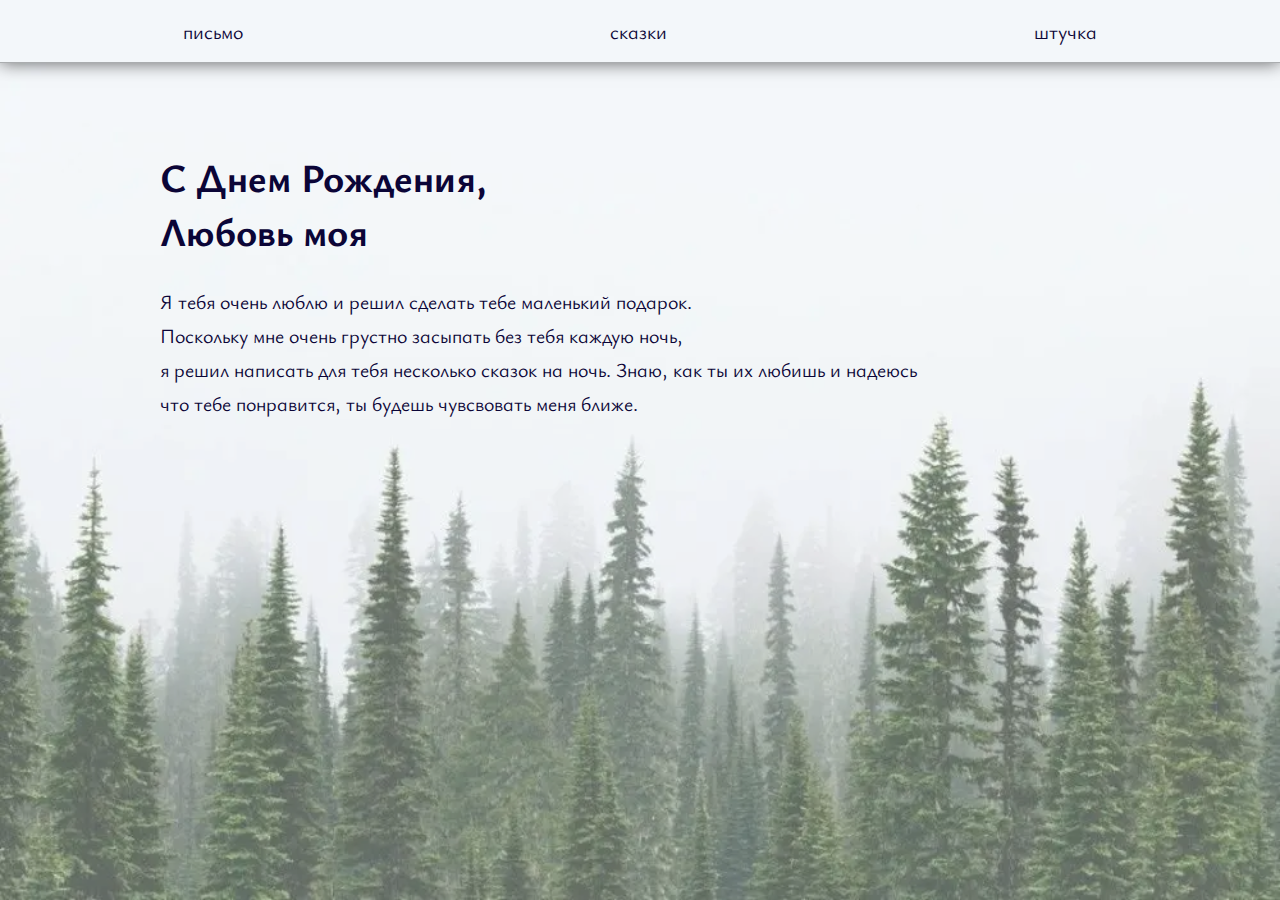
<file: index.html>
<!DOCTYPE html>
<html lang="en">
    <head>
        <meta charset="UTF-8">
        <meta http-equiv="X-UA-Compatible" content="IE=edge">
        <meta name="viewport" content="width=device-width, initial-scale=1.0">
        <link rel="stylesheet" href="./css/style.min.css?_v=20230710235143">
        <title>Главная</title>
    </head>
    <body>
        <main>
           <header>
              <nav>
                <ul>
                    <a href="./letter.html"><li>письмо</li></a>
                    <a href="./tales.html"><li>сказки</li></a>
                    <a href="./shtuka.html"><li>штучка</li></a>
                </ul>
              </nav>
           </header>
           <div class="hello-wrapper">
               <section id="hello">
                    <h1>С Днем Рождения, <br> Любовь моя</h1>
                    <p>
                        Я тебя очень люблю и решил сделать тебе маленький подарок. <br>
                        Поскольку мне очень грустно засыпать без тебя каждую ночь, <br>
                        я решил написать для тебя несколько сказок на ночь. Знаю, как ты их любишь и надеюсь <br>
                        что тебе понравится, ты будешь чувсвовать меня ближе.
                    </p>
               </section>
           </div>
        </main>
        <script src="js/app.min.js?_v=20230710235143"></script>
    </body>
</html>
</file>
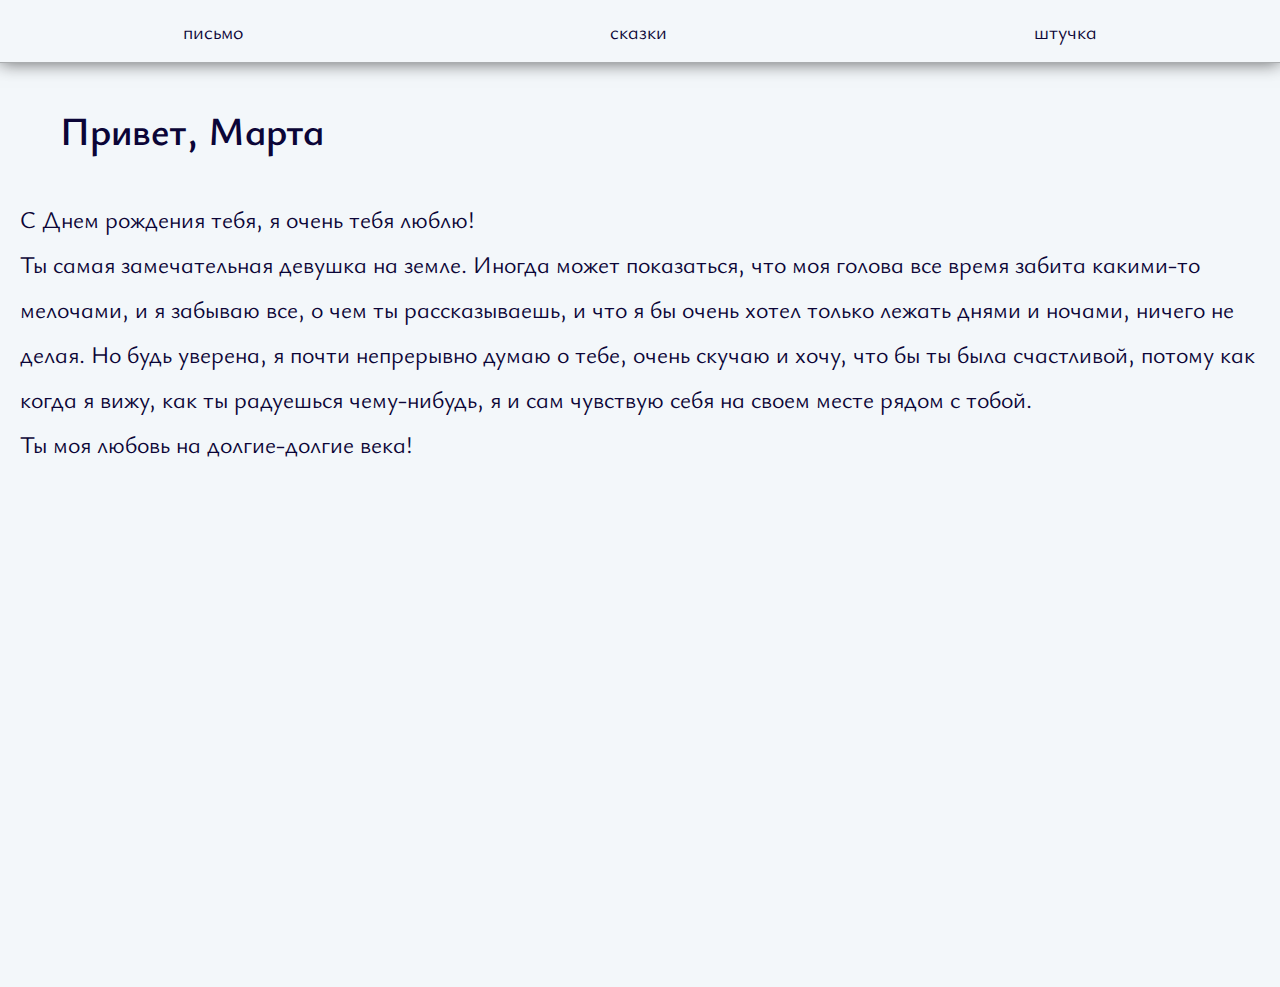
<file: letter.html>
<!DOCTYPE html>
<html lang="en">
    <head>
        <meta charset="UTF-8">
        <meta http-equiv="X-UA-Compatible" content="IE=edge">
        <meta name="viewport" content="width=device-width, initial-scale=1.0">
        <link rel="stylesheet" href="./css/style.min.css?_v=20230710235143">
        <title>Письмо</title>
    </head>
    <body class="letter">
        <main>
           <header>
              <nav>
                <ul>
                    <a href=""><li>письмо</li></a>
                    <a href="./tales.html"><li>сказки</li></a>
                    <a href="./shtuka.html"><li>штучка</li></a>
                </ul>
              </nav>
           </header>
           <h3 class="tale-name">Привет, Марта</h3>
           <article id="letter-text">
            С Днем рождения тебя, я очень тебя люблю! <br> Ты самая замечательная девушка на земле. Иногда может показаться, что моя голова все время забита какими-то мелочами, и я забываю все, о чем ты рассказываешь, и что я бы очень хотел только лежать днями и ночами, ничего не делая. Но будь уверена, я почти непрерывно думаю о тебе, очень скучаю и хочу, что бы ты была счастливой, потому как когда я вижу, как ты радуешься чему-нибудь, я и сам чувствую себя на своем месте рядом с тобой. <br> Ты моя любовь на долгие-долгие века!
           </article>
        </main>
        <script src="js/app.min.js?_v=20230710235143"></script>
    </body>
</html>
</file>
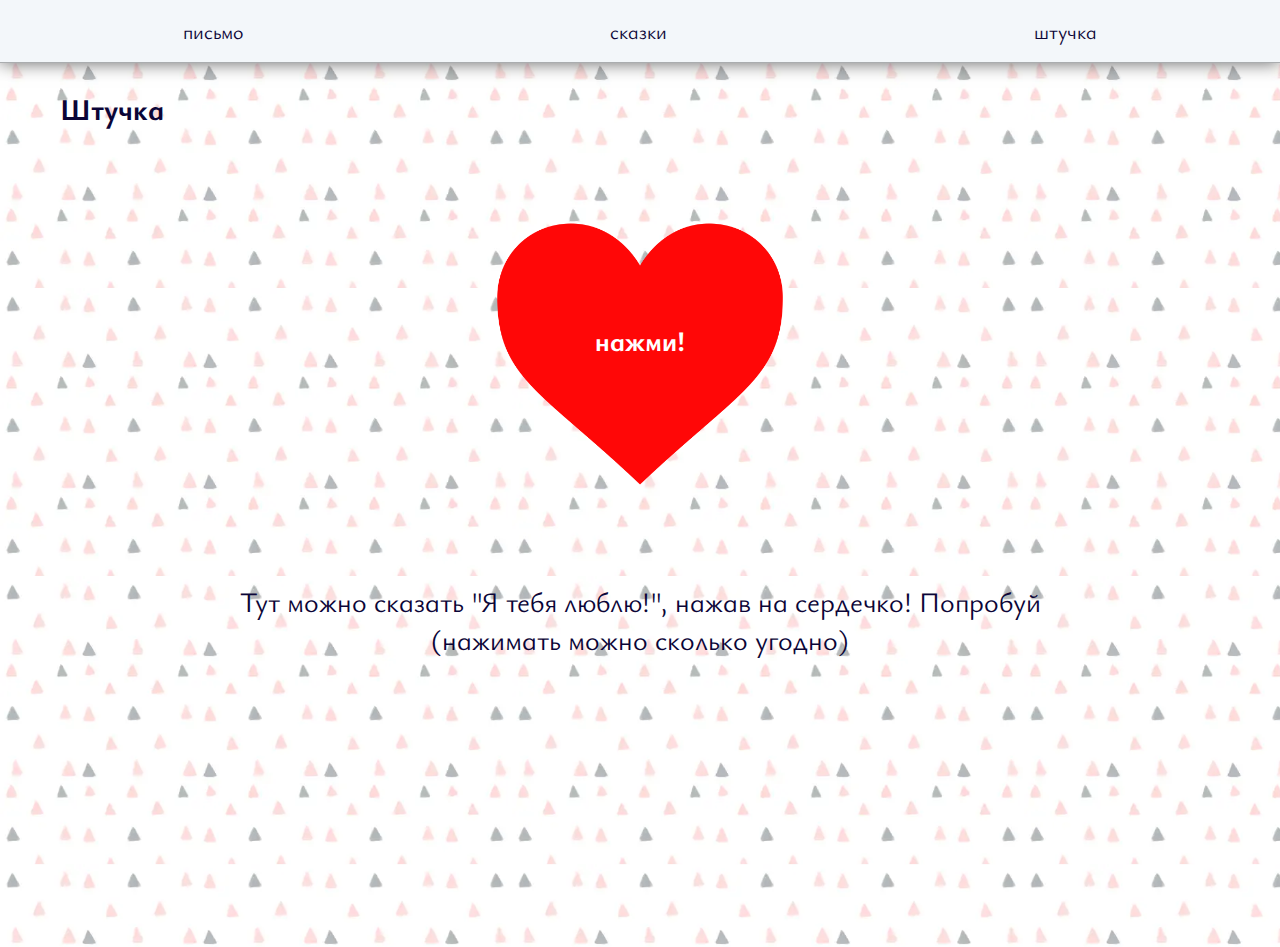
<file: shtuka.html>
<!DOCTYPE html>
<html lang="en">
    <head>
        <meta charset="UTF-8">
        <meta http-equiv="X-UA-Compatible" content="IE=edge">
        <meta name="viewport" content="width=device-width, initial-scale=1.0">
        <link rel="stylesheet" href="./css/style.min.css?_v=20230710235143">
        <title>Штучка</title>
    </head>
    <body class="tales">
        <main class="tales-main">
            <header>
                <nav>
                  <ul>
                      <a href="./letter.html"><li>письмо</li></a>
                      <a href="./tales.html"><li>сказки</li></a>
                      <a href=""><li>штучка</li></a>
                  </ul>
                </nav>
            </header>
            <h2 class="tale-name">Штучка</h2>
            <div id="shtuka-button">
                <span>нажми!</span>
            </div>
            <div id="shtuka-text">
                <p>Тут можно сказать "Я тебя люблю!", нажав на сердечко! Попробуй <br>
                    (нажимать можно сколько угодно)
                </p>
            </div>
            <div id="shtuka-counter">
                <h3>Столько раз ты сказала, что любишь меня:</h3>
                <p id="qtt"></p>
                <p id="thnks">Спасибо, и я тебя тоже люблю!</p>
            </div>
        </main>
        <script src="js/app.min.js?_v=20230710235143"></script>
    </body>
</html>
</file>
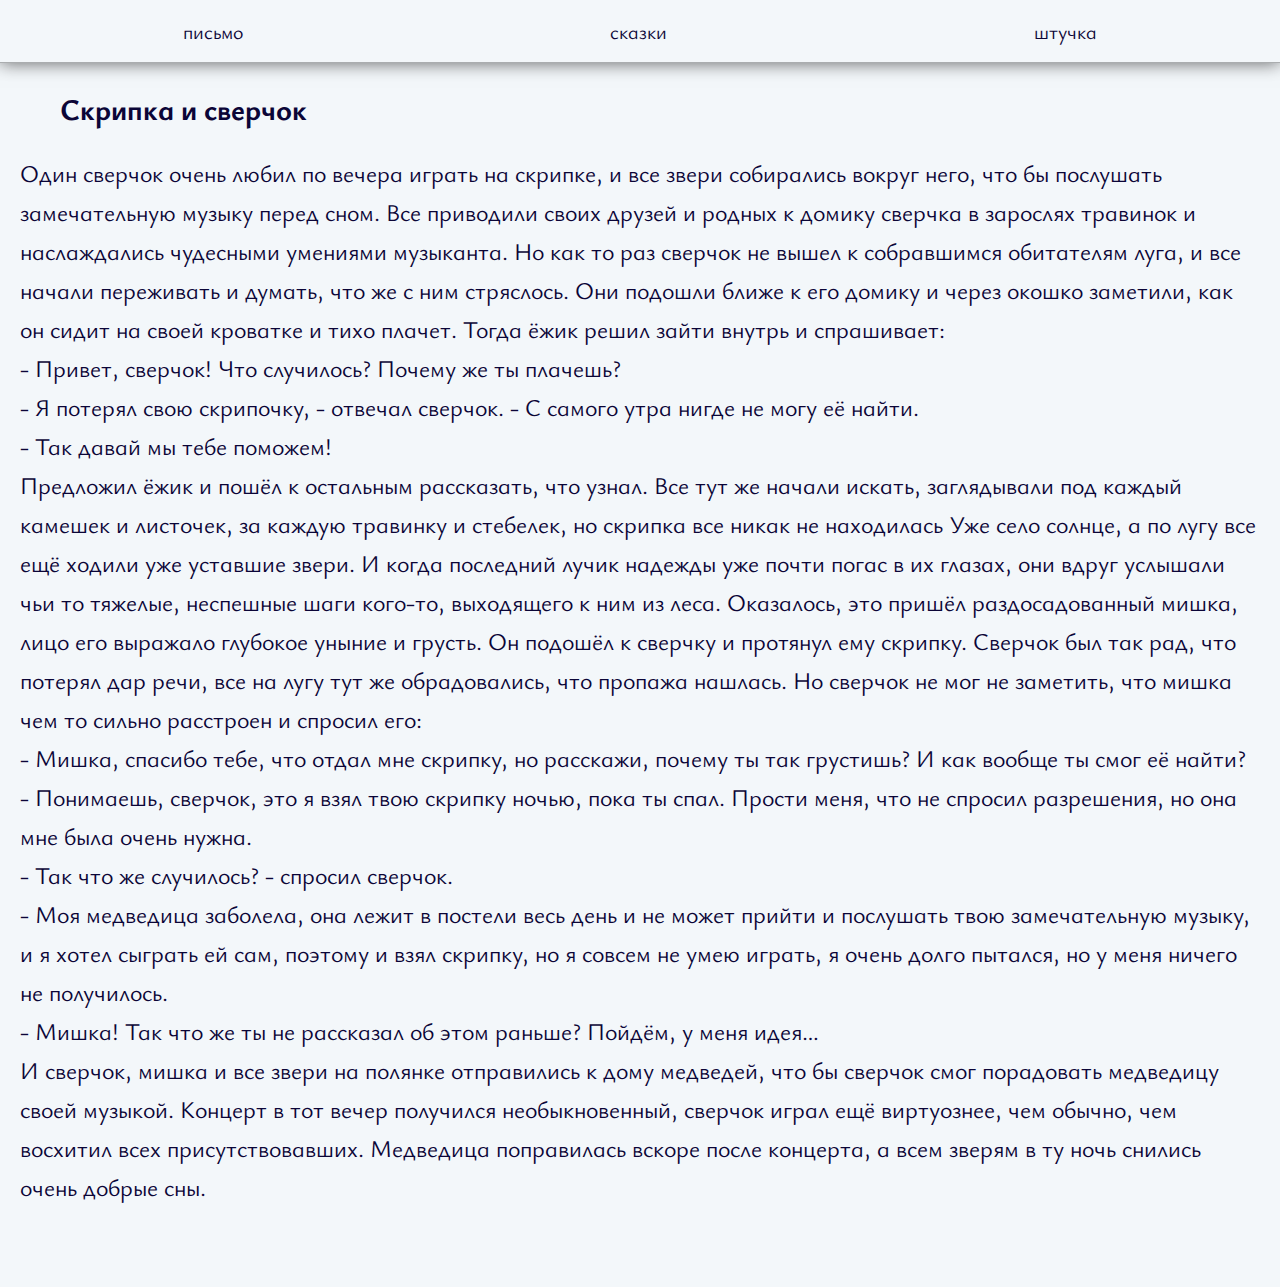
<file: tale1.html>
<!DOCTYPE html>
<html lang="en">
    <head>
        <meta charset="UTF-8">
        <meta http-equiv="X-UA-Compatible" content="IE=edge">
        <meta name="viewport" content="width=device-width, initial-scale=1.0">
        <link rel="stylesheet" href="./css/style.min.css?_v=20230710235143">
        <title>Скрипка и сверчок</title>
    </head>
    <body>
        <main class="tales-main">
            <header>
                <nav>
                  <ul>
                      <a href="./letter.html"><li>письмо</li></a>
                      <a href="./tales.html"><li>сказки</li></a>
                      <a href="./shtuka.html"><li>штучка</li></a>
                  </ul>
                </nav>
            </header>
            <h2 class="tale-name">Скрипка и сверчок</h2>

            <article class="tale1">
            Один сверчок очень любил по вечера играть на скрипке, и все звери собирались вокруг него, что бы послушать замечательную музыку перед сном. Все приводили своих друзей и родных к домику сверчка в зарослях травинок и наслаждались чудесными умениями музыканта.
            Но как то раз сверчок не вышел к собравшимся обитателям луга, и все начали переживать и думать, что же с ним стряслось. 
            Они подошли ближе к его домику и через окошко заметили, как он сидит на своей кроватке и тихо плачет.
            Тогда ёжик решил зайти внутрь и спрашивает: <br> 
            - Привет, сверчок! Что случилось? Почему же ты плачешь? <br>
            - Я потерял свою скрипочку, - отвечал сверчок. - С самого утра нигде не могу её найти. <br>
            - Так давай мы тебе поможем! <br>
            Предложил ёжик и пошёл к остальным рассказать, что узнал. 
            Все тут же начали искать, заглядывали под каждый камешек и листочек, за каждую травинку и стебелек, но скрипка все никак не находилась 
            Уже село солнце, а по лугу все ещё ходили уже уставшие звери. И когда последний лучик надежды уже почти погас в их глазах, они вдруг услышали чьи то тяжелые, неспешные шаги кого-то, выходящего к ним из леса. Оказалось, это пришёл раздосадованный мишка, лицо его выражало глубокое уныние и грусть. Он подошёл к сверчку и протянул ему скрипку. Сверчок был так рад, что потерял дар речи, все на лугу тут же обрадовались, что пропажа нашлась. Но сверчок не мог не заметить, что мишка чем то сильно расстроен и спросил его: <br>
            - Мишка, спасибо тебе, что отдал мне скрипку, но расскажи, почему ты так грустишь? И как вообще ты смог её найти? <br>
            - Понимаешь, сверчок, это я взял твою скрипку ночью, пока ты спал. Прости меня, что не спросил разрешения, но она мне была очень нужна. <br>
            - Так что же случилось? - спросил сверчок. <br>
            - Моя медведица заболела, она лежит в постели весь день и не может прийти и послушать твою замечательную музыку, и я хотел сыграть ей сам, поэтому и взял скрипку, но я совсем не умею играть, я очень долго пытался, но у меня ничего не получилось. <br>
            - Мишка! Так что же ты не рассказал об этом раньше? Пойдём, у меня идея… <br>
            И сверчок, мишка и все звери на полянке отправились к дому медведей, что бы сверчок смог порадовать медведицу своей музыкой. Концерт в тот вечер получился необыкновенный, сверчок играл ещё виртуознее, чем обычно, чем восхитил всех присутствовавших. Медведица поправилась вскоре после концерта, а всем зверям в ту ночь снились очень добрые сны.
            </article>
        </main>
        <script src="js/app.min.js?_v=20230710235143"></script>
    </body>
</html>
</file>
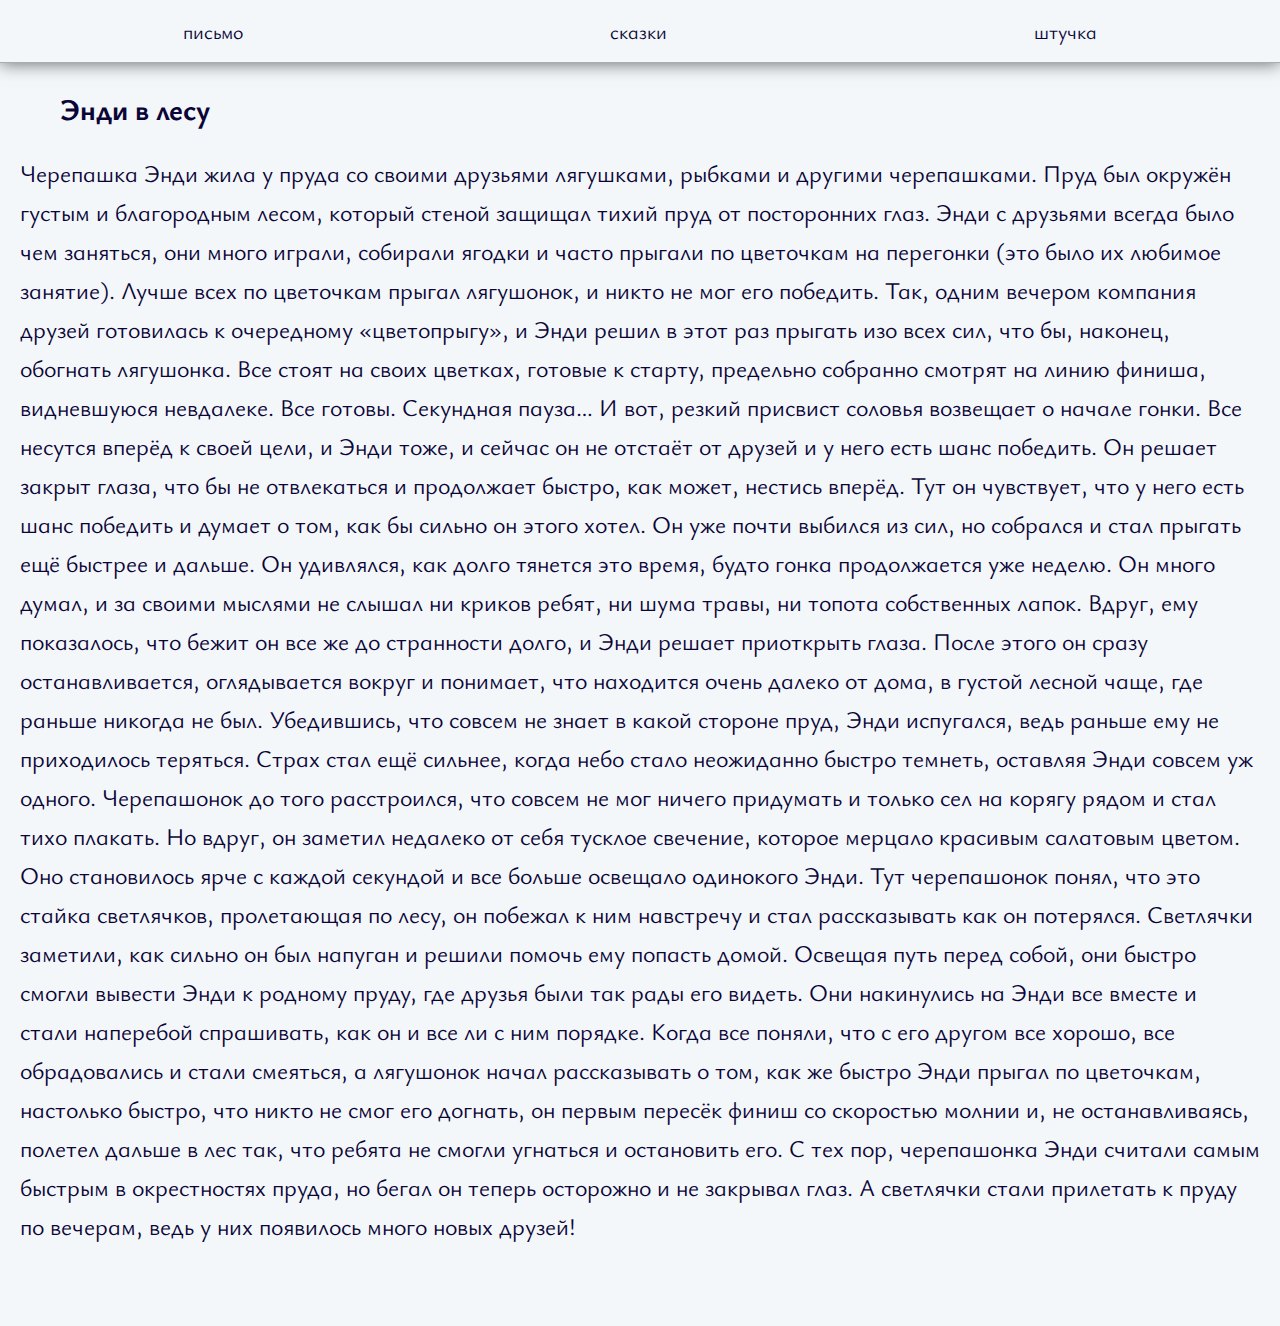
<file: tale2.html>
<!DOCTYPE html>
<html lang="en">
    <head>
        <meta charset="UTF-8">
        <meta http-equiv="X-UA-Compatible" content="IE=edge">
        <meta name="viewport" content="width=device-width, initial-scale=1.0">
        <link rel="stylesheet" href="./css/style.min.css?_v=20230710235143">
        <title>Энди в лесу</title>
    </head>
    <body>
        <main class="tales-main">
            <header>
                <nav>
                  <ul>
                      <a href="./letter.html"><li>письмо</li></a>
                      <a href="./tales.html"><li>сказки</li></a>
                      <a href="./shtuka.html"><li>штучка</li></a>
                  </ul>
                </nav>
            </header>
            <h2 class="tale-name">Энди в лесу</h2>

            <article class="tale2">
                Черепашка Энди жила у пруда со своими друзьями лягушками, рыбками и другими черепашками. Пруд был окружён густым и благородным лесом, который стеной защищал тихий пруд от посторонних глаз. 
                Энди с друзьями всегда было чем заняться, они много играли, собирали ягодки и часто прыгали по цветочкам на перегонки (это было их любимое занятие). Лучше всех по цветочкам прыгал лягушонок, и никто не мог его победить. Так, одним вечером компания друзей готовилась к очередному «цветопрыгу», и Энди решил в этот раз прыгать изо всех сил, что бы, наконец, обогнать лягушонка. Все стоят на своих цветках, готовые к старту, предельно собранно смотрят на линию финиша, видневшуюся невдалеке. Все готовы. Секундная пауза… И вот, резкий присвист соловья возвещает о начале гонки. 
                Все несутся вперёд к своей цели, и Энди тоже, и сейчас он не отстаёт от друзей и у него есть шанс победить. Он решает закрыт глаза, что бы не отвлекаться и продолжает быстро, как может, нестись вперёд. Тут он чувствует, что у него есть шанс победить и думает о том, как бы сильно он этого хотел. Он уже почти выбился из сил, но собрался и стал прыгать ещё быстрее и дальше. Он удивлялся, как долго тянется это время, будто гонка продолжается уже неделю. Он много думал, и за своими мыслями не слышал ни криков ребят, ни шума травы, ни топота собственных лапок. Вдруг, ему показалось, что бежит он все же до странности долго, и Энди решает приоткрыть глаза. После этого он сразу останавливается, оглядывается вокруг и понимает, что находится очень далеко от дома, в густой лесной чаще, где раньше никогда не был. Убедившись, что совсем не знает в какой стороне пруд, Энди испугался, ведь раньше ему не приходилось теряться. Страх стал ещё сильнее, когда небо стало неожиданно быстро темнеть, оставляя Энди совсем уж одного. Черепашонок до того расстроился, что совсем не мог ничего придумать и только сел на корягу рядом и стал тихо плакать. Но вдруг, он заметил недалеко от себя тусклое свечение, которое мерцало красивым салатовым цветом. Оно становилось ярче с каждой секундой и все больше освещало одинокого Энди. Тут черепашонок понял, что это стайка светлячков, пролетающая по лесу, он побежал к ним навстречу и стал рассказывать как он потерялся. Светлячки заметили, как сильно он был напуган и решили помочь ему попасть домой. Освещая путь перед собой, они быстро смогли вывести Энди к родному пруду, где друзья были так рады его видеть. Они накинулись на Энди все вместе и стали наперебой спрашивать, как он и все ли с ним порядке. Когда все поняли, что с его другом все хорошо, все обрадовались и стали смеяться, а лягушонок начал рассказывать о том, как же быстро Энди прыгал по цветочкам, настолько быстро, что никто не смог его догнать, он первым пересёк финиш со скоростью молнии и, не останавливаясь, полетел дальше в лес так, что ребята не смогли угнаться и остановить его. С тех пор, черепашонка Энди считали самым быстрым в окрестностях пруда, но бегал он теперь осторожно и не закрывал глаз. А светлячки стали прилетать к пруду по вечерам, ведь у них появилось много новых друзей!  
            </article>
        </main>
        <script src="js/app.min.js?_v=20230710235143"></script>
    </body>
</html>
</file>
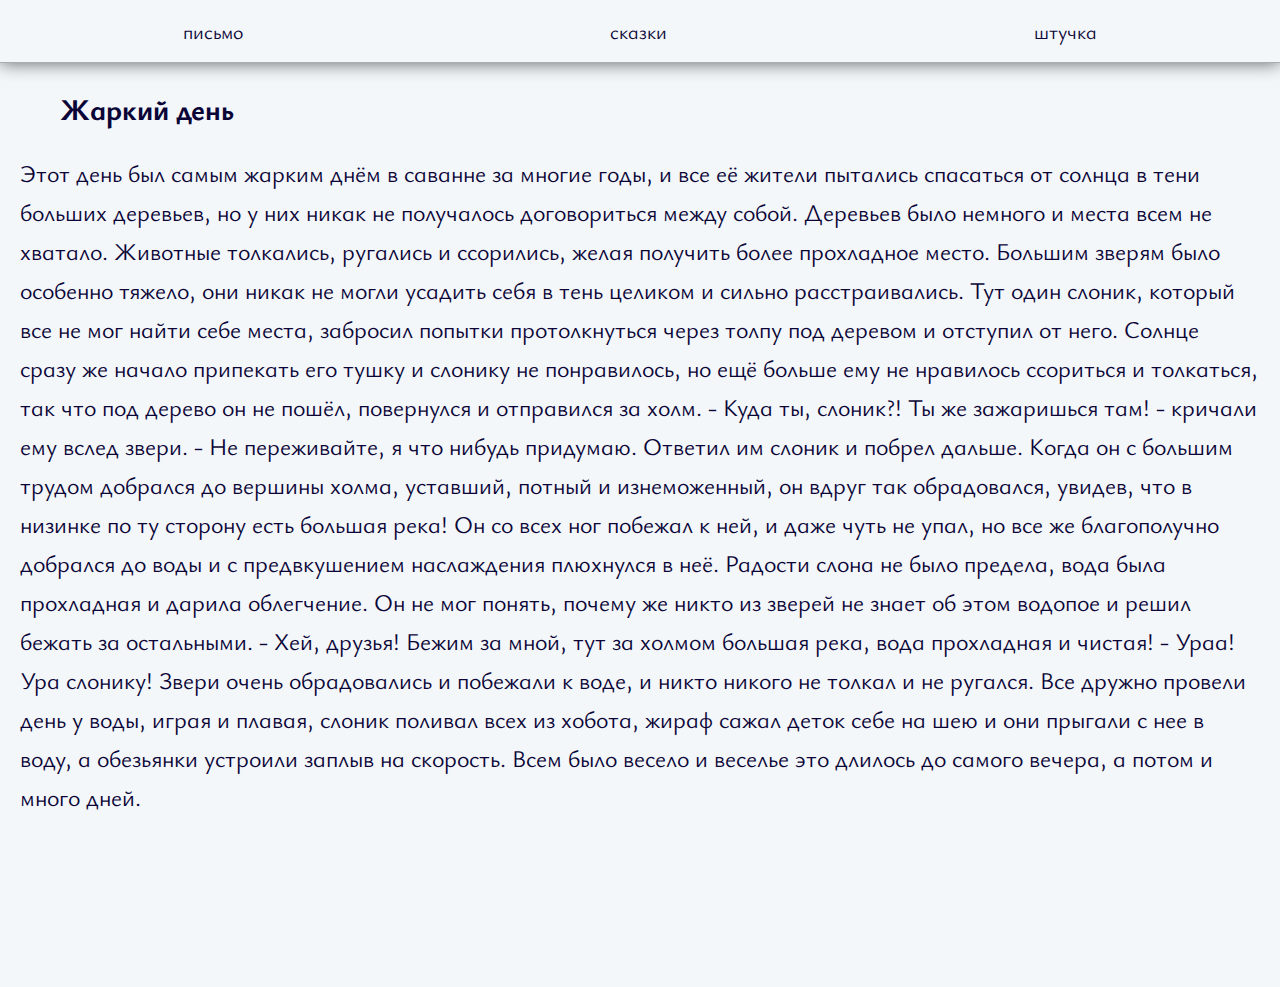
<file: tale3.html>
<!DOCTYPE html>
<html lang="en">
    <head>
        <meta charset="UTF-8">
        <meta http-equiv="X-UA-Compatible" content="IE=edge">
        <meta name="viewport" content="width=device-width, initial-scale=1.0">
        <link rel="stylesheet" href="./css/style.min.css?_v=20230710235143">
        <title>Жаркий день</title>
    </head>
    <body>
        <main class="tales-main">
            <header>
                <nav>
                  <ul>
                      <a href="./letter.html"><li>письмо</li></a>
                      <a href="./tales.html"><li>сказки</li></a>
                      <a href="./shtuka.html"><li>штучка</li></a>
                  </ul>
                </nav>
            </header>
            <h2 class="tale-name">Жаркий день</h2>

            <article class="tale3">
                Этот день был самым жарким днём в саванне за многие годы, и все её жители пытались спасаться от солнца в тени больших деревьев, но у них никак не получалось договориться между собой. Деревьев было немного и места всем не хватало. Животные толкались, ругались и ссорились, желая получить более прохладное место. 
                Большим зверям было особенно тяжело, они никак не могли усадить себя в тень целиком и сильно расстраивались. 
                Тут один слоник, который все не мог найти себе места, забросил попытки протолкнуться через толпу под деревом и отступил от него. Солнце сразу же начало припекать его тушку и слонику не понравилось, но ещё больше ему не нравилось ссориться и толкаться, так что под дерево он не пошёл, повернулся и отправился за холм. 
                - Куда ты, слоник?! Ты же зажаришься там! - кричали ему вслед звери. 
                - Не переживайте, я что нибудь придумаю.
                Ответил им слоник и побрел дальше. Когда он с большим трудом добрался до вершины холма, уставший, потный и изнеможенный, он вдруг так обрадовался, увидев, что в низинке по ту сторону есть большая река! 
                Он со всех ног побежал к ней, и даже чуть не упал, но все же благополучно добрался до воды и с предвкушением наслаждения плюхнулся в неё. Радости слона не было предела, вода была прохладная и дарила облегчение. Он не мог понять, почему же никто из зверей не знает об этом водопое и решил бежать за остальными. 
                - Хей, друзья! Бежим за мной, тут за холмом большая река, вода прохладная и чистая! 
                - Ураа! Ура слонику! 
                Звери очень обрадовались и побежали к воде, и никто никого не толкал и не ругался. Все дружно провели день у воды, играя и плавая, слоник поливал всех из хобота, жираф сажал деток себе на шею и они прыгали с нее в воду, а обезьянки устроили заплыв на скорость. Всем было весело и веселье это длилось до самого вечера, а потом и много дней. 
            </article>
        </main>
        <script src="js/app.min.js?_v=20230710235143"></script>
    </body>
</html>
</file>
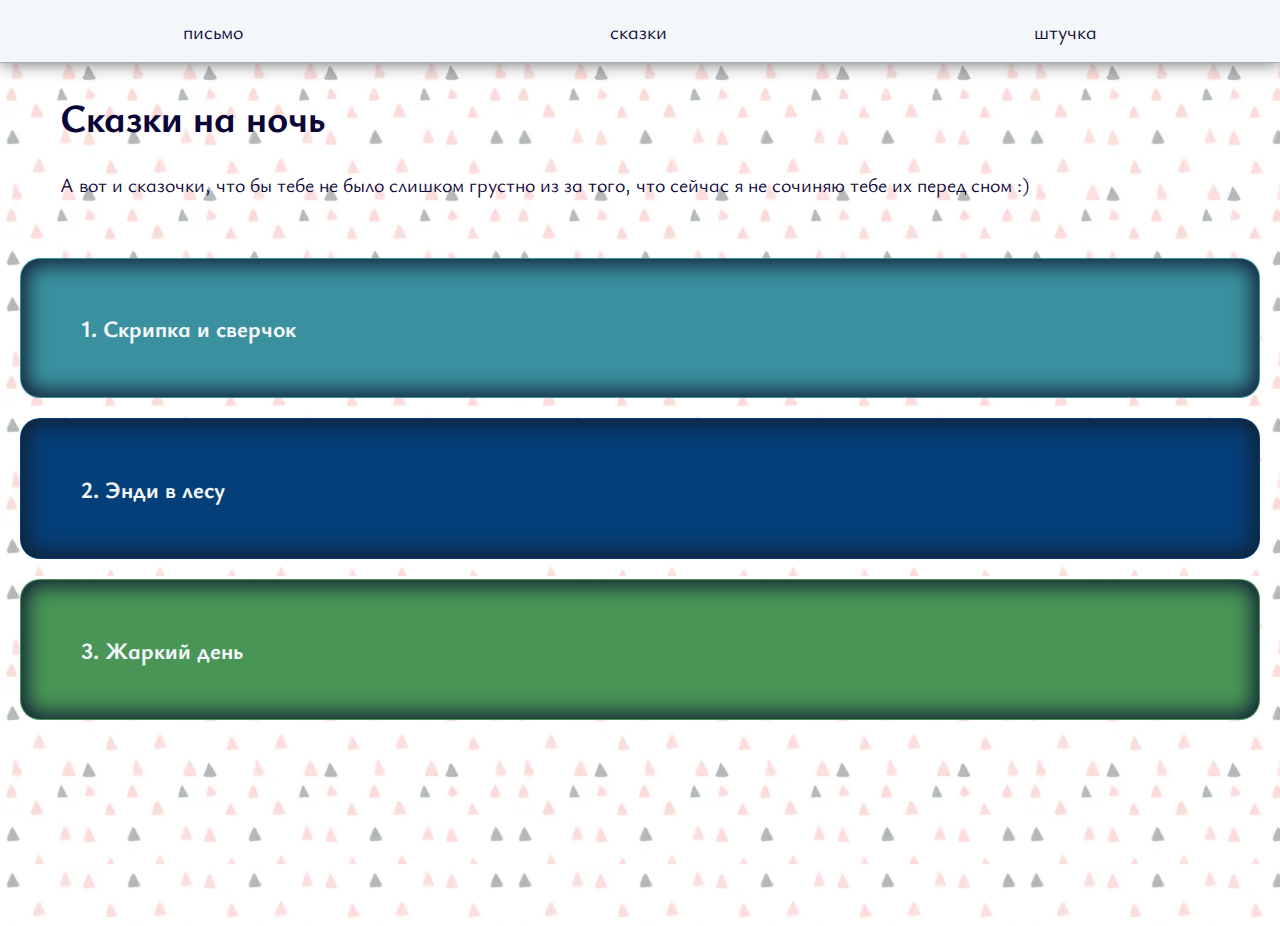
<file: tales.html>
<!DOCTYPE html>
<html lang="en">
    <head>
        <meta charset="UTF-8">
        <meta http-equiv="X-UA-Compatible" content="IE=edge">
        <meta name="viewport" content="width=device-width, initial-scale=1.0">
        <link rel="stylesheet" href="./css/style.min.css?_v=20230710235143">
        <title>Сказки</title>
    </head>
    <body class="tales">
        <main class="tales-main">
            <header>
                <nav>
                  <ul>
                      <a href="./letter.html"><li>письмо</li></a>
                      <a href="./tales.html"><li>сказки</li></a>
                      <a href="./shtuka.html"><li>штучка</li></a>
                  </ul>
                </nav>
            </header>
            <div  class="tales-text">
                <h1>Сказки на ночь</h1>
                <p>А вот и сказочки, что бы тебе не было слишком грустно из за того, что сейчас я не сочиняю тебе их перед сном :)</p>
            </div>
            <section class="tales-list">
                <div class="tales-lestitem" id="first">
                    <a href="./tale1.html" class="tales-talelink">
                        <h3>1. Скрипка и сверчок</h3>
                    </a>
                </div>
                <div class="tales-lestitem" id="second">
                    <a href="./tale2.html" class="tales-talelink">
                        <h3>2. Энди в лесу</h3>
                    </a>
                </div>
                <div class="tales-lestitem" id="third">
                    <a href="./tale3.html" class="tales-talelink">
                        <h3>3. Жаркий день</h3>
                    </a>
                </div>
                <!-- <div class="tales-lestitem" id="forth">
                    <a href="./tale1.html" class="tales-talelink">
                        <h3>Сказка №4</h3>
                    </a>
                </div>
                <div class="tales-lestitem" id="fifth">
                    <a href="./tale1.html" class="tales-talelink">
                        <h3>Сказка №5</h3>
                    </a>
                </div> -->
            </section>
        </main>
        <script src="js/app.min.js?_v=20230710235143"></script>
    </body>
</html>
</file>
<file: css/style.min.css>
@charset "UTF-8";@font-face{font-family:YsabeauInfant;font-display:swap;src:url(../fonts/YsabeauInfant-Black.woff2) format("woff2"),url(../fonts/YsabeauInfant-Black.woff) format("woff");font-weight:900;font-style:normal}@font-face{font-family:YsabeauInfant;font-display:swap;src:url(../fonts/YsabeauInfant-BlackItalic.woff2) format("woff2"),url(../fonts/YsabeauInfant-BlackItalic.woff) format("woff");font-weight:900;font-style:italic}@font-face{font-family:YsabeauInfant;font-display:swap;src:url(../fonts/YsabeauInfant-Bold.woff2) format("woff2"),url(../fonts/YsabeauInfant-Bold.woff) format("woff");font-weight:700;font-style:normal}@font-face{font-family:YsabeauInfant;font-display:swap;src:url(../fonts/YsabeauInfant-BoldItalic.woff2) format("woff2"),url(../fonts/YsabeauInfant-BoldItalic.woff) format("woff");font-weight:700;font-style:italic}@font-face{font-family:YsabeauInfant;font-display:swap;src:url(../fonts/YsabeauInfant-ExtraBold.woff2) format("woff2"),url(../fonts/YsabeauInfant-ExtraBold.woff) format("woff");font-weight:800;font-style:normal}@font-face{font-family:YsabeauInfant;font-display:swap;src:url(../fonts/YsabeauInfant-ExtraBoldItalic.woff2) format("woff2"),url(../fonts/YsabeauInfant-ExtraBoldItalic.woff) format("woff");font-weight:800;font-style:italic}@font-face{font-family:YsabeauInfant;font-display:swap;src:url(../fonts/YsabeauInfant-ExtraLight.woff2) format("woff2"),url(../fonts/YsabeauInfant-ExtraLight.woff) format("woff");font-weight:200;font-style:normal}@font-face{font-family:YsabeauInfant;font-display:swap;src:url(../fonts/YsabeauInfant-ExtraLightItalic.woff2) format("woff2"),url(../fonts/YsabeauInfant-ExtraLightItalic.woff) format("woff");font-weight:200;font-style:italic}@font-face{font-family:YsabeauInfant;font-display:swap;src:url(../fonts/YsabeauInfant-Italic.woff2) format("woff2"),url(../fonts/YsabeauInfant-Italic.woff) format("woff");font-weight:400;font-style:italic}@font-face{font-family:YsabeauInfant;font-display:swap;src:url(../fonts/YsabeauInfant-Light.woff2) format("woff2"),url(../fonts/YsabeauInfant-Light.woff) format("woff");font-weight:300;font-style:normal}@font-face{font-family:YsabeauInfant;font-display:swap;src:url(../fonts/YsabeauInfant-LightItalic.woff2) format("woff2"),url(../fonts/YsabeauInfant-LightItalic.woff) format("woff");font-weight:300;font-style:italic}@font-face{font-family:YsabeauInfant;font-display:swap;src:url(../fonts/YsabeauInfant-Medium.woff2) format("woff2"),url(../fonts/YsabeauInfant-Medium.woff) format("woff");font-weight:500;font-style:normal}@font-face{font-family:YsabeauInfant;font-display:swap;src:url(../fonts/YsabeauInfant-MediumItalic.woff2) format("woff2"),url(../fonts/YsabeauInfant-MediumItalic.woff) format("woff");font-weight:500;font-style:italic}@font-face{font-family:YsabeauInfant;font-display:swap;src:url(../fonts/YsabeauInfant-Regular.woff2) format("woff2"),url(../fonts/YsabeauInfant-Regular.woff) format("woff");font-weight:400;font-style:normal}@font-face{font-family:YsabeauInfant;font-display:swap;src:url(../fonts/YsabeauInfant-SemiBold.woff2) format("woff2"),url(../fonts/YsabeauInfant-SemiBold.woff) format("woff");font-weight:600;font-style:normal}@font-face{font-family:YsabeauInfant;font-display:swap;src:url(../fonts/YsabeauInfant-SemiBoldItalic.woff2) format("woff2"),url(../fonts/YsabeauInfant-SemiBoldItalic.woff) format("woff");font-weight:600;font-style:italic}@font-face{font-family:YsabeauInfant;font-display:swap;src:url(../fonts/YsabeauInfant-Thin.woff2) format("woff2"),url(../fonts/YsabeauInfant-Thin.woff) format("woff");font-weight:100;font-style:normal}@font-face{font-family:YsabeauInfant;font-display:swap;src:url(../fonts/YsabeauInfant-ThinItalic.woff2) format("woff2"),url(../fonts/YsabeauInfant-ThinItalic.woff) format("woff");font-weight:100;font-style:italic}html{font-family:YsabeauInfant;font-size:20px;background-color:#f3f7fa;background-blend-mode:multiply;color:#0b0537}html a{color:inherit;text-decoration:none}html body{margin:0}header{position:sticky;top:0;background-color:#f3f7fa;z-index:100}nav ul{list-style:none;padding:0;display:-webkit-box;display:-ms-flexbox;display:flex;-webkit-box-align:center;-ms-flex-align:center;align-items:center;-ms-flex-pack:distribute;justify-content:space-around;-webkit-box-sizing:border-box;box-sizing:border-box;height:7vh;margin:0;position:relative;z-index:10;border-bottom:1px solid rgba(0,0,0,.2980392157);-webkit-box-shadow:0 0 17px 0 rgba(0,0,0,.6117647059);box-shadow:0 0 17px 0 rgba(0,0,0,.6117647059)}.hello-wrapper{background-image:url(../img/forest1.jpeg);background-position:bottom,center;background-size:100vw;background-repeat:no-repeat;background-color:rgba(255,255,255,.276);background-blend-mode:overlay}#hello{-webkit-box-sizing:border-box;box-sizing:border-box;margin:0 auto;width:75vw;height:93vh;overflow:hidden;padding-top:3rem}#hello p{line-height:1.7rem}body.tales{background-image:url(../img/pattern.png);background-size:40%}.tales-text{padding-inline:3rem}.tales-list{padding:2rem 1rem}.tales-list .tales-lestitem{background-position:center;background-repeat:no-repeat;background-size:cover;background-blend-mode:overlay;z-index:1;border:1px solid transparent;margin-bottom:1rem;border-radius:1rem;-webkit-box-shadow:inset 0 0 20px 6px #122237;box-shadow:inset 0 0 20px 6px #122237}.tales-list .tales-lestitem#first{background-color:#3a909f}.tales-list .tales-lestitem#second{background-color:#053f79}.tales-list .tales-lestitem#third{background-color:#489556}.tales-list .tales-lestitem#forth{background-color:#3f6970}.tales-list .tales-lestitem#fifth{background-color:#7b2817}.tales-list a{display:block;padding:1.5rem 3rem;-webkit-transition:.3s;transition:.3s;color:#f3f7fa}.tales-list a:hover{-webkit-backdrop-filter:blur(0);backdrop-filter:blur(0)}.tale-name{padding-inline:3rem}article{padding-inline:1rem;line-height:39px;font-size:24px;margin-bottom:4rem}#shtuka-button{width:50vw;max-width:400px;aspect-ratio:1/1;margin:0 auto;background-image:url(../img/Heart_corazón.svg.webp);background-size:cover;background-position:center;background-size:80%;background-repeat:no-repeat;display:-webkit-box;display:-ms-flexbox;display:flex;-webkit-box-align:center;-ms-flex-align:center;align-items:center;-webkit-box-pack:center;-ms-flex-pack:center;justify-content:center;-webkit-user-select:none;-moz-user-select:none;-ms-user-select:none;user-select:none;-webkit-transition:.3s;transition:.3s;-webkit-animation:.3s cubic-bezier(.66,-.14,.33,1.21);animation:.3s cubic-bezier(.66,-.14,.33,1.21);-webkit-animation-iteration-count:1;animation-iteration-count:1}#shtuka-button:hover{background-color:rgba(243,247,250,0)}#shtuka-button span{display:block;color:#fff;font-size:1.4em;margin-top:-1.4rem;font-weight:700}#shtuka-text *{text-align:center;font-size:1.4rem}#shtuka-counter{display:none}#shtuka-counter *{text-align:center}#shtuka-counter #qtt{font-size:4rem;font-weight:900;margin-block:1rem}@-webkit-keyframes heart{0%{background-size:80%;font-size:1rem}50%{background-size:85%;font-size:1.3rem}100%{background-size:80%;font-size:1rem}}@keyframes heart{0%{background-size:80%;font-size:1rem}50%{background-size:85%;font-size:1.3rem}100%{background-size:80%;font-size:1rem}}.letter{background-color:inherit;-webkit-animation:spinBack 20s linear infinite;animation:spinck 20s linear infinite;-webkit-transition:.3s;transition:.3s}.letter h3{font-weight:600;font-size:2rem}#letter-text{font-size:24px;line-height:45px}@-webkit-keyframes spinBack{0%{background-color:rgba(153,234,241,.547)}25%{background-color:rgba(153,241,156,.523)}50%{background-color:rgba(163,153,241,.525)}75%{background-color:rgba(241,232,153,.479)}100%{background-color:rgba(153,234,241,.526)}}@keyframes spinBack{0%{background-color:rgba(153,234,241,.547)}25%{background-color:rgba(153,241,156,.523)}50%{background-color:rgba(163,153,241,.525)}75%{background-color:rgba(241,232,153,.479)}100%{background-color:rgba(153,234,241,.526)}}.webp .hello-wrapper{background-image:url(../img/forest1.webp)}.webp body.tales{background-image:url(../img/pattern.webp)}
</file>
